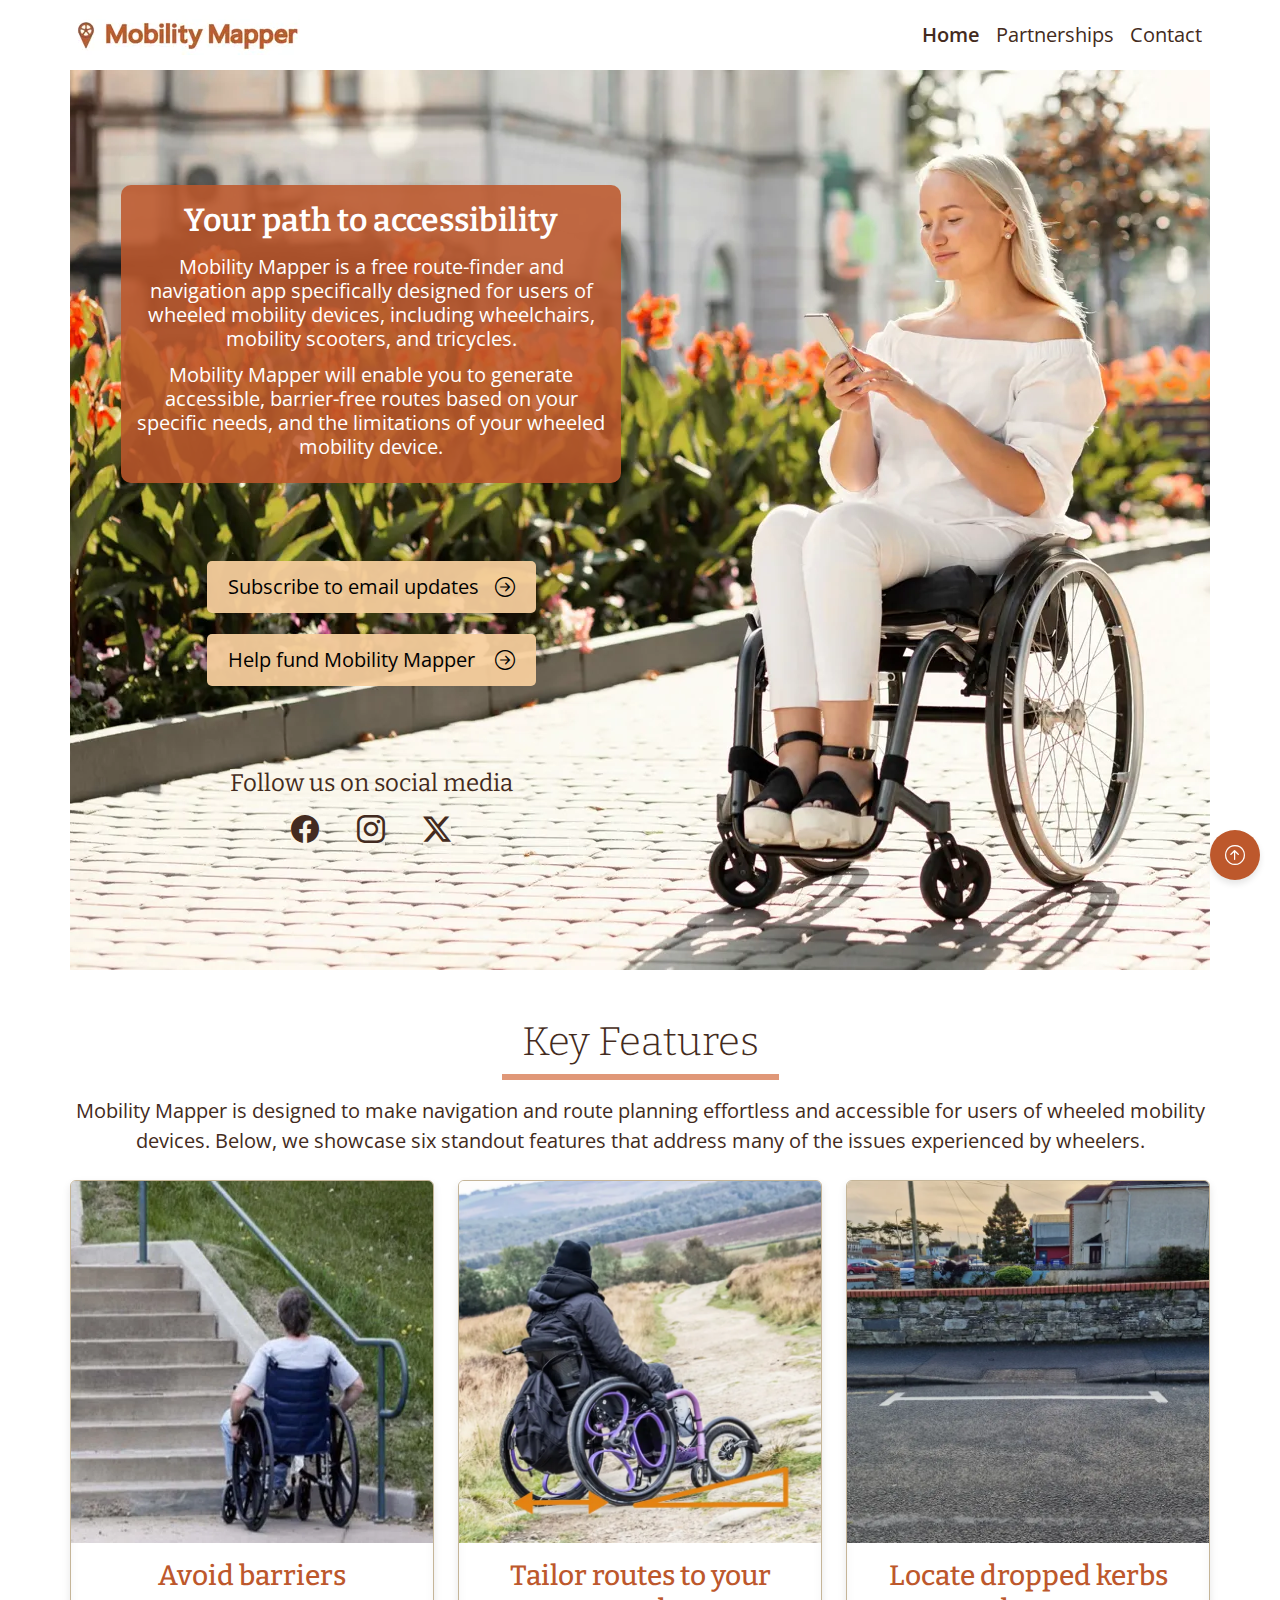
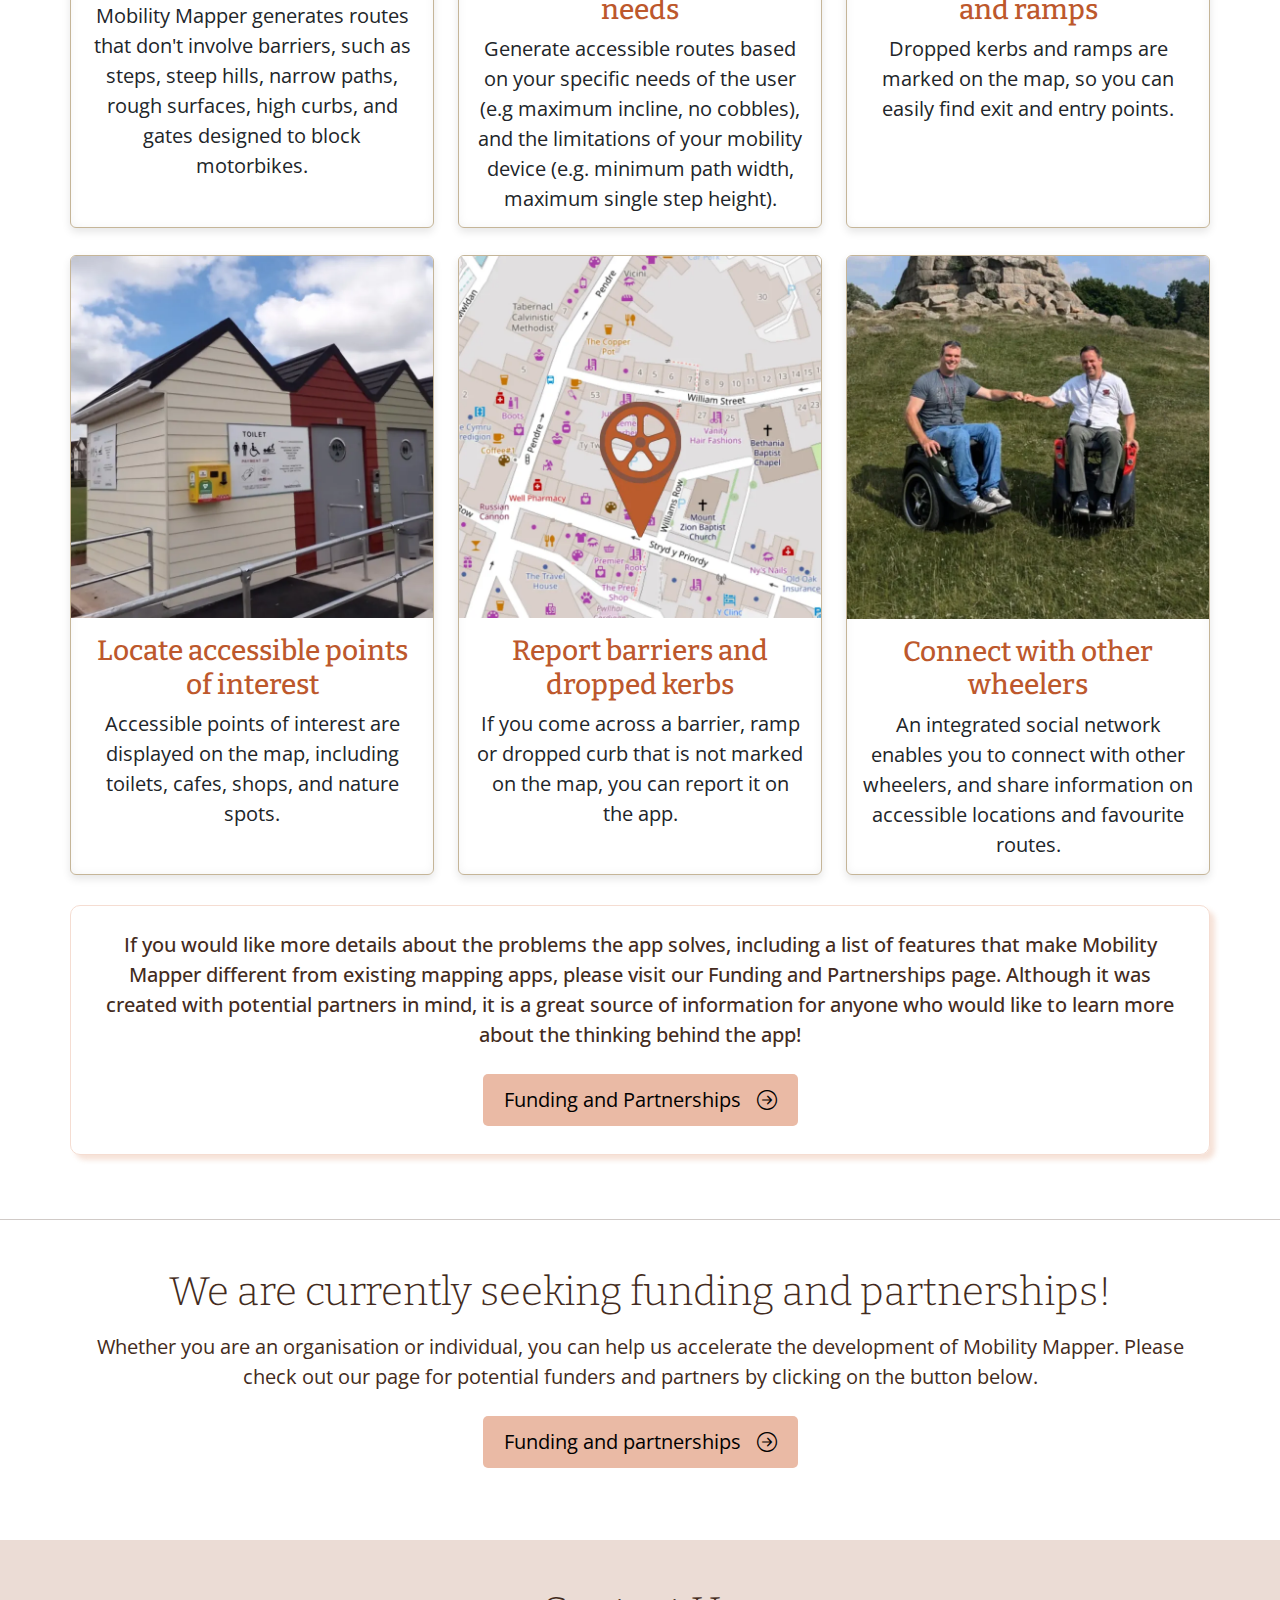
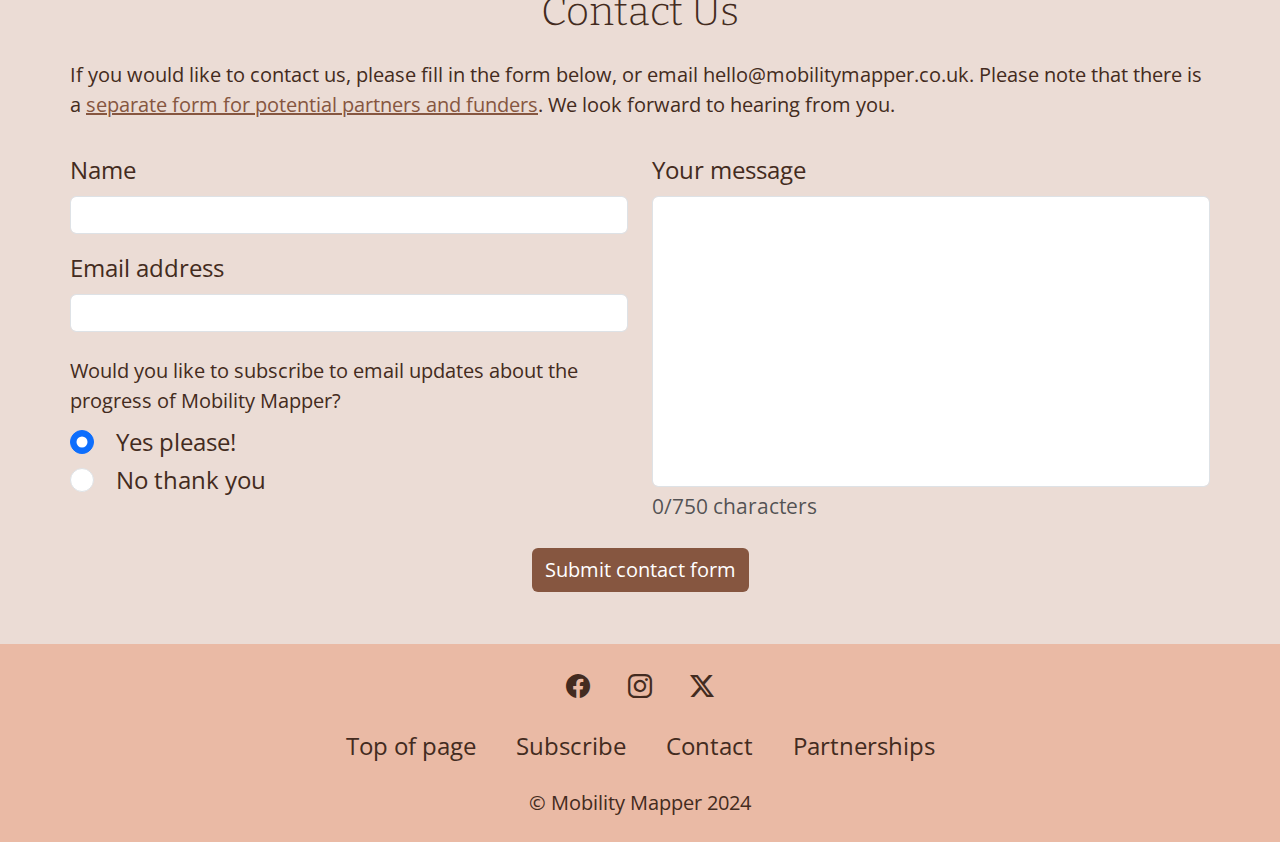
<file: index.html>
<!DOCTYPE html>
<html lang="en">

<head>
    <meta charset="UTF-8">
    <meta name="viewport" content="width=device-width, initial-scale=1.0">
    <meta name="description" content="Mobility Mapper is a free route-finder and navigation app specifically designed for users of wheeled mobility devices, including wheelchairs, mobility scooters, and tricycles. Mobility Mapper will enable you to generate accessible, barrier-free routes based on your specific needs, and the limitations of your wheeled mobility device.">
    <title>Mobility Mapper</title>
    <!-- favicons generated by favicon.io -->
    <link rel="apple-touch-icon" sizes="180x180" href="./assets/favicons/apple-touch-icon.webp">
    <link rel="icon" type="image/webp" sizes="32x32" href="./assets/favicons/favicon-32x32.webp">
    <link rel="icon" type="image/webp" sizes="16x16" href="./assets/favicons/favicon-16x16.webp">
    <!-- Bootstrap CSS Link -->
    <link href="https://cdn.jsdelivr.net/npm/bootstrap@5.3.3/dist/css/bootstrap.min.css" rel="stylesheet"
        integrity="sha384-QWTKZyjpPEjISv5WaRU9OFeRpok6YctnYmDr5pNlyT2bRjXh0JMhjY6hW+ALEwIH" crossorigin="anonymous">
    <!-- Custom CSS Link -->
    <link rel="stylesheet" href="assets/css/style.css">
</head>

<body>

    <!-- Navbar, expands on tablets-->
    <nav class="navbar navbar-expand-md" role="navigation" aria-label="main navigation">
        <div class="container nav-container">

            <!-- Logo - left aligned-->
            <a class="navbar-brand" href="index.html">
                <img src="./assets/images/logo.webp" alt="Mobility Mapper logo" class="logo">
            </a>

            <!-- Hamburger menu icon for sm screens -->
            <button class="navbar-toggler" type="button" data-bs-toggle="collapse"
                data-bs-target="#navbarSupportedContent" aria-controls="navbarSupportedContent" 
                aria-expanded="false" aria-label="Toggle navigation">
                <span class="navbar-toggler-icon"></span>
            </button>

            <!-- Navbar links - right aligned -->
            <div class="collapse navbar-collapse" id="navbarSupportedContent">
                <ul class="navbar-nav ms-auto h5">
                    <li class="nav-item">
                        <a class="nav-link active" aria-current="page" href="index.html">Home</a>
                    </li>
                    <li class="nav-item">
                        <a class="nav-link" href="partnerships.html">Partnerships</a>
                    </li>
                    <li class="nav-item">
                        <a class="nav-link" href="#contact-form-section">Contact</a>
                    </li>
                </ul>
            </div>
            
        </div>
    </nav>

    <!-- Header -->
    <header class="container">

        <!-- For SEO only, not visible -->
        <h1 class="invisible">Mobility Mapper</h1>

        <!-- Hero image with cover title -->
        <section class="hero" id="hero-home" role="banner" aria-labelledby="home-title-md">

            <!-- Cover title - for sm screens only  -->
            <div class="cover-title-sm background-orange-4-a p-2 mt-2">
                <h2 class="font-white mx-1 mt-2">Your path to accessibility</h2>
            </div>

        </section>

        <!-- Cover text: Below hero image for small screen sizes, on hero image for medium screens -->
        <div class="py-4 px-2 py-md-0 px-md-0 background-orange-linear" id="cover-text-call">

            <div class="cover-text font-white-md text-center background-orange-4-a-md pt-2 pb-3 p-md-3">

                <!-- Cover title for md screens only -->
                <h2 class="show-md font-white pb-md-2 cover-title-md" id="home-title-md">Your path to accessibility</h2>

                <!-- Cover text -->
                <p class="h5 pb-1">Mobility Mapper is a free route-finder and navigation app specifically
                    designed for users of wheeled mobility devices, including wheelchairs, mobility scooters, and tricycles.</p>
                <p class="h5">Mobility Mapper will enable you to generate accessible, barrier-free routes
                    based on your specific needs, and the limitations of your wheeled mobility device.</p>

            </div>

            <!-- Call to action buttons -->
            <div id="cover-call-to-action">

                <!-- Subscribe to emails - opens a form in a modal -->
                <button type="button" class="btn btn-lg button-orange button-mango-md mb-3 mb-md-2 mb-xl-3"
                    data-bs-toggle="modal" data-bs-target="#modal">Subscribe to email updates <i
                        class="bi bi-arrow-right-circle align-end"></i></button>

                <!-- Go to partnerships page -->
                <a href="partnerships.html" class="btn btn-lg button-orange button-mango-md">
                    Help fund Mobility Mapper <i class="bi bi-arrow-right-circle align-end"></i>
                </a>
            </div>

            <!-- Social Media -->
            <div id="follow-social-media" class="text-center mt-4 mt-md-0">

                <div class="background-cream-md mb-2">
                    <!-- mb-0 necessary to stop background colour spreading below text -->
                    <h3 class="mb-0 h4">Follow us on social media</h4>
                </div>

                <!-- Social media icons -->
                <div class="h3 mt-3 mt-md-2">
                    <!-- Facebook -->
                    <a href="https://www.facebook.com/profile.php?id=61556696245180" target="_blank"
                        rel="noopener noreferrer" aria-label="Go to the Mobility Mapper Facebook page">
                        <i class="bi bi-facebook mx-3 background-cream-md"></i>
                    </a>
                    <!-- Instagram -->
                    <a href="https://www.instagram.com/mobilitymapper/" target="_blank" rel="noopener noreferrer" aria-label="Go to the Mobility Mapper Instagram page">
                        <i class="bi bi-instagram mx-3 background-cream-md"></i>
                    </a>
                    <!-- X -->
                    <a href="https://www.x.com/MobilityMapper" target="_blank" rel="noopener noreferrer" aria-label="Go to the Mobility Mapper X page">
                        <i class="bi bi-twitter-x mx-3 background-cream-md"></i>
                    </a>
                </div>
            </div>

        </div>
    </header>

    <!-- Main content -->
    <main>

        <!-- Key Features Section -->
        <section id="key-features" class="container my-5 pb-3" role="region" aria-labelledby="key-features-title">
            <div class="row">

                <!-- Key Features Title -->
                <div class="col-12 text-center mb-2">
                    <h2 id="key-features-title" class="display-6 mm-underline border-bottom-orange">Key Features</h2>
                    <p class="mt-2">
                        Mobility Mapper is designed to make navigation and route planning 
                        effortless and accessible for users of wheeled mobility devices. 
                        Below, we showcase six standout features that address many of the 
                        issues experienced by wheelers.</p>
                </div>

                <!-- Key Features Cards -->

                <!-- Stairs -->
                <div class="col-12 col-md-6 col-xl-4">
                    <div class="card">
                        <img src="./assets/images/stairs.webp" class="card-img-top"
                            alt="A man in a wheelchair at the bottom of a set of steps, looking up at them. He is facing away from us.">
                        <div class="card-body">
                            <div>
                                <h3 class="card-title">Avoid barriers</h3>
                            </div>
                            <p class="card-text">
                                Mobility Mapper generates routes that don't involve barriers, such as steps, steep
                                hills, narrow paths, rough surfaces, high curbs, and gates designed to block motorbikes.
                            </p>
                        </div>
                    </div>
                </div>

                <!-- Device dimensions -->
                <div class="col-12 col-md-6 col-xl-4">
                    <div class="card">
                        <img src="./assets/images/device_dimensions.webp" class="card-img-top"
                            alt="A man in a wheelchair looking at the path ahead of him. There is an orange, double-ended arrow spanning the width of the wheelchair, and an orange triangle under the wheelchair, representing a slope.">
                        <div class="card-body">
                            <div>
                                <h3 class="card-title">Tailor routes to your needs</h3>
                            </div>
                            <p class="card-text">
                                Generate accessible routes based on your specific needs of the user (e.g maximum
                                incline, no cobbles), and the limitations of your mobility device (e.g. minimum path
                                width, maximum single step height).
                            </p>
                        </div>
                    </div>
                </div>

                <!-- Dropped kerbs -->
                <div class="col-12 col-md-6 col-xl-4">
                    <div class="card">
                        <img src="./assets/images/dropped_kerb.webp" class="card-img-top"
                            alt="A dropped kerb on a path next to a road.">
                        <div class="card-body">
                            <div>
                                <h3 class="card-title">Locate dropped kerbs and ramps</h3>
                            </div>
                            <p class="card-text">
                                Dropped kerbs and ramps are marked on the map, so you can easily find exit and entry
                                points.
                            </p>
                        </div>
                    </div>
                </div>

                <!-- Points of interest -->
                <div class="col-12 col-md-6 col-xl-4">
                    <div class="card">
                        <img src="./assets/images/accessible_toilet.webp" class="card-img-top"
                            alt="A row of three beach huts that have been made into accessible toilets. The doors are wide, and there is a ramp leading up to them.">
                        <div class="card-body">
                            <div>
                                <h3 class="card-title">Locate accessible points of interest</h3>
                            </div>
                            <p class="card-text">
                                Accessible points of interest are displayed on the map, including toilets, cafes, shops,
                                and nature spots.
                            </p>
                        </div>
                    </div>
                </div>

                <!-- Report barriers -->
                <div class="col-12 col-md-6 col-xl-4">
                    <div class="card">
                        <img src="./assets/images/locate_dropped_kerbs.webp" class="card-img-top"
                            alt="A map with a large orange Mobility Mapper marker, indicating the location of a dropped kerb or barrier.">
                        <div class="card-body">
                            <div>
                                <h3 class="card-title">Report barriers and dropped kerbs</h3>
                            </div>
                            <p class="card-text">
                                If you come across a barrier, ramp or dropped curb that is not marked on the map, you
                                can report it on the app.
                            </p>
                        </div>
                    </div>
                </div>

                <!-- Connect with other wheelers -->
                <div class="col-12 col-md-6 col-xl-4">
                    <div class="card">
                        <img src="./assets/images/Matt_Walker.webp" class="card-img-top"
                            alt="Two smiling men in wheelchairs facing us and giving each other a fist bump.">
                        <div class="card-body">
                            <div>
                                <h3 class="card-title">Connect with other wheelers</h3>
                            </div>
                            <p class="card-text">
                                An integrated social network enables you to connect with other wheelers, and share
                                information on accessible locations and favourite routes. </p>
                        </div>
                    </div>
                </div>

                <div class="col-12 text-center mt-1">
                    <div class="p-4" id="key-features-text">
                        <p class="mb-4">If you would like more details about the problems the app solves, 
                            including a list of features that make Mobility Mapper different from existing 
                            mapping apps, please visit our Funding and Partnerships page. Although it was 
                            created with potential partners in mind, it is a great source of information 
                            for anyone who would like to learn more about the thinking behind the app!</p>
                        <a href="partnerships.html" class="btn btn-lg button-orange-light mb-1">
                            Funding and Partnerships<i class="bi bi-arrow-right-circle"></i>
                        </a>
                    </div>
                </div>

            </div>
        </section>

        <hr>

        <!-- Seeking funding section -->
        <section id="seeking-funding" class="my-5 mb-5 text-center container">
            <h2 class="my-3 display-6">We are currently seeking funding and partnerships!</h2>
            <p class="mb-4">Whether you are an organisation or individual, you can help us accelerate 
                the development of Mobility Mapper. Please check out our page for potential funders 
                and partners by clicking on the button below.</p>
            <!-- Go to partnerships page -->
            <a href="partnerships.html" class="btn btn-lg button-orange-light mb-4">
                Funding and partnerships<i class="bi bi-arrow-right-circle"></i>
            </a>
        </section>

        <button id="backToTop" title="Back to Top" aria-label="Scroll back to the top of the page"><i class="bi bi-arrow-up-circle"></i></button>

    </main>

    <!-- Footer -->
    <footer class="background-orange-2">

        <!-- Personal contact form -->
        <section class="mt-6 py-5 px-1 form-background form-xxl-padding" id="contact-form-section" aria-labelledby="contact-form-heading">
            <div class="container">

                <div class="mb-4">
                    <h2 id="contact-form-heading" class="display-6 text-center">Contact Us</h2>
                    <div id="contact-message">
                        <!-- This is replaced by the response message when the contact form is submitted -->
                        <p class="text-start py-3">If you would like to contact us, please fill in
                            the form below, or email hello@mobilitymapper.co.uk. Please note that there is a <a
                                href="partnerships.html#business-contact-section">separate form for potential
                                partners and funders</a>. We look forward to hearing from you.</p>
                    </div>
                </div>

                <!-- Form -->
                <form id="contact-form">
                    <div class="row g-4">
                        <div class="col-12 col-lg-6 mt-0">

                            <!-- Name -->
                            <div>
                                <label for="name-home" class="form-label">Name</label>
                                <input type="text" class="form-control" id="name-home" name="name" autocomplete="given-name" required>
                            </div>

                            <!-- Email -->
                            <div>
                                <label for="email-home" class="form-label">Email address</label>
                                <input type="email" class="form-control" id="email-home" name="email" autocomplete="email" required>
                            </div>

                            <!-- Subscribe -->
                            <div>
                                <p class="mb-2 mt-4">Would you like to subscribe to email updates about the
                                    progress of Mobility Mapper?</p>
                            </div>
                            <!-- radio buttons -->
                            <!-- yes -->
                            <div class="form-check">
                                <input type="radio" class="form-check-input" id="yes" name="subscribe" value="yes"
                                    checked>
                                <label class="form-check-label" for="yes">Yes please!</label>
                            </div>
                            <!-- no -->
                            <div class="form-check">
                                <input type="radio" class="form-check-input" id="no" name="subscribe" value="no">
                                <label class="form-check-label" for="no">No thank you</label>
                            </div>

                        </div>

                        <!-- Message -->
                        <div class="col-12 col-lg-6 mt-0">
                            <label for="message" class="form-label">Your message</label>
                            <textarea class="form-control auto-expand-textarea-md" rows="5" id="message" name="message"
                                maxlength="750" aria-describedby="charCountInfo" required></textarea>
                            <div class="form-text">
                                <span id="charCount">0</span>/750 characters
                            </div>
                        </div>

                        <!--Submit button-->
                        <div class="col-12 mt-lg-5 mb-lg-1 d-flex justify-content-center">
                            <button type="submit" class="btn button-coffee">Submit contact form</button>
                        </div>

                    </div>
                </form>
            </div>
        </section>

        <!-- Lower footer -->
        <div class="py-4">

            <!-- Social media icons -->
            <div class="text-center">
                <a href="https://www.facebook.com/profile.php?id=61556696245180" target="_blank"
                    rel="noopener noreferrer" aria-label="Go to the Mobility Mapper Facebook page">
                    <i class="bi bi-facebook mx-2 mx-md-3"></i>
                </a>
                <a href="https://www.instagram.com/mobilitymapper/" target="_blank" rel="noopener noreferrer" aria-label="Go to the Mobility Mapper Instagram page">
                    <i class="bi bi-instagram mx-2 mx-md-3"></i>
                </a>
                <a href="https://www.x.com/MobilityMapper" target="_blank" rel="noopener noreferrer" aria-label="Go to the Mobility Mapper X page">
                <i class="bi bi-twitter-x mx-2 mx-md-3"></i>
                </a>
            </div>

            <!-- Footer navigation -->
            <div class="container py-4 footer-nav">
                <!--equal spacing between the text links-->
                <div class="row d-flex justify-content-center align-items-center gap-1 gap-md-3 px-2">
                    <div class="col-auto"><a href="index.html">Top of page</a></div>
                    <div class="col-auto"><a href="#" data-bs-toggle="modal" data-bs-target="#modal">Subscribe</a></div>
                    <div class="col-auto"><a href="#contact-form-section">Contact</a></div>
                    <div class="col-auto"><a href="partnerships.html">Partnerships</a></div>
                </div>
            </div>

            <!--Copyright -->
            <div class="text-center">
                <p class="mb-0">&copy; Mobility Mapper 2024</p>
            </div>

        </div>

    </footer>

    <!-- Modal -->
    <div class="modal fade" id="modal" tabindex="-1" aria-labelledby="modal-label" aria-hidden="true">
        <div class="modal-dialog modal-lg">
            <div class="modal-content">

                <!-- Modal header -->
                <div class="modal-header">
                    <img src="./assets/images/marker_300_x_501.png" alt="Mobility Mapper marker" class="modal-marker">
                    <h1 class="modal-title" id="modal-label">Subscribe</h1>
                    <button type="button" class="btn-close" data-bs-dismiss="modal" aria-label="Close"></button>
                </div>

                <!-- Modal body -->
                <div class="modal-body">
                    <p>Subscribe to our newsletter for the latest updates on the development of
                        Mobility Mapper.</p>

                    <!-- Form -->
                    <form id="subscribe-form" class="row g-3">

                        <!-- Name -->
                        <div class="col-12 col-lg-6">
                            <label for="name" class="form-label">Name</label>
                            <input type="text" class="form-control" id="name" name="name" autocomplete="given-name" required>
                        </div>

                        <!-- Email -->
                        <div class="col-12 col-lg-6">
                            <label for="email" class="form-label">Email address</label>
                            <input type="email" class="form-control" id="email" name="email" autocomplete="email" required>
                        </div>

                        <!--Submit button-->
                        <div class="col-12 mt-4 mb-1">
                            <button type="submit" class="btn button-orange">Submit</button>
                        </div>

                    </form>
                </div>

                <!-- Placeholder for the response message -->
                <div id="response-message" class="mt-4"></div>

            </div>
        </div>
    </div>

    <!-- Bootstrap JS Links -->
    <script src="https://cdn.jsdelivr.net/npm/bootstrap@5.3.3/dist/js/bootstrap.bundle.min.js"
        integrity="sha384-YvpcrYf0tY3lHB60NNkmXc5s9fDVZLESaAA55NDzOxhy9GkcIdslK1eN7N6jIeHz"
        crossorigin="anonymous"></script>
    <!-- Email subscription js-->
    <script src="./assets/js/subscribe.js"></script>
    <!-- Contact form js-->
    <script src="./assets/js/contact-personal.js"></script>
    <!-- Back to top js-->
    <script src="./assets/js/back-to-top.js"></script>
</body>

</html>
</file>
<file: assets/css/style.css>
/* Google Fonts */
@import url('https://fonts.googleapis.com/css2?family=Bitter:ital,wght@0,100..900;1,100..900&family=Open+Sans:ital,wght@0,300..800;1,300..800&display=swap');

/* Bootstrap icons */
@import url("https://cdn.jsdelivr.net/npm/bootstrap-icons@1.11.3/font/bootstrap-icons.min.css");

:root {
	--primary-font: 'Open Sans', sans-serif;
	--secondary-font: 'Bitter', serif;

	/* Colour palette */
	/* Each colour of the main theme has shade and opacity variations */
	/* Main colour has suffix -4, lower integers indicate lighter shades, higher integers darker shades */
	/* All variations are included below for completeness and available for later iterations of the website, but not necessarily used */
	/* Colours with opacity < 1 denoted by suffix -a or -b */

	/* Orange */
	--color-orange-1: #f5ddd2;
	--color-orange-1-a: #f5ddd2DD; 
	--color-orange-2: #eabaa5; 
	--color-orange-2-b: #ebbaa6d9; 
	--color-orange-3: #e09878;  	
	--color-orange-3-a: #e09878DD; 
	--color-orange-4: #bd582c; 	/* main colour */
	--color-orange-4-a: #bd582cdd; 
	--color-orange-4-b: #bd582cbb;
	--color-orange-5: #8e4221; 
	--color-orange-6: #5f2c16;
	
	/* Coffee */
	--color-coffee-1: #ebdcd5;
	--color-coffee-2: #D7B8AB; 	
	--color-coffee-3: #C29580;
	--color-coffee-4: #865640;
	--color-coffee-4-a: #865640da; 
	--color-coffee-5: #644030;
	--color-coffee-6: rgb(67, 43, 32); 	/* main font-color */
	--color-coffee-6-a: #432b20cc; 

	/* Green */
	--color-green-1: #E0E4DB;
	--color-green-1-a: #E0E4DBCC;
	--color-green-2: #C1CAB6;
	--color-green-2-a: #C1CAB6CC;
	--color-green-3: #A2AF92; 
	--color-green-4: #637052; 
	--color-green-4-a: #637052cc;
	--color-green-5: #4A543E;
	--color-green-6: #313829;

	/* Brown */
	--color-brown-1: #ECE6DD;
	--color-brown-2: #D8CEBA;
	--color-brown-3: #C5B598;
	--color-brown-4: #9B8357;
	--color-brown-5: #746241;
	--color-brown-6: #4E422C;

	/* Mango */
	--color-mango-1: #FBE6CE;
	--color-mango-1-a: #FBE6CEF0;
	--color-mango-2: #F7CE9D;
	--color-mango-2-a: #F7CE9DF0;
	--color-mango-3: #F3B56C;
	--color-mango-3-a: #F3B56CF0;
	--color-mango-4: #E48312;
	--color-mango-5: #AB620E;
	--color-mango-6: #724209;


}

/* Asterisk wildcard selector to override default styles added by the browser */
* {
	padding: 0;
	margin: 0;
	box-sizing: border-box; /* Ensures that when we set the height or width to an element, it will be applied to the entire element, including the border. */
}

html {
    font-size: 16px; /* Ensure 1rem is equal to 16px */
}


body {
	/* Font family and colour */
	font-family: var(--primary-font), sans-serif;
	color: var(--color-coffee-6);
}

a {
	text-decoration: none;
	color: var(--color-coffee-6);
	cursor: pointer;
}

h2, .h2 {
	font-family: var(--secondary-font), sans-serif;
	font-weight: 700;
}

h3, .h3 {
	font-family: var(--secondary-font), sans-serif;
	font-weight: 600;
}

h3, .h3, h4, .h4, h5, .h5, h6, .h6 {
	font-weight: 400;
}

/* Visibility */
.invisible {
	display: none;
}

/* Buttons */
.btn {
	cursor: pointer;
    transition: background-color 0.3s ease; /* Smooth transition on hover */
}

/* Custom font classes */

/* For text on background images */
.font-white {
	color: white;
}

/* Partnershps contents list bullets */
.font-orange-4 {
	color: var(--color-orange-4);
}

/* Parnerships differentiators list icons */
/* This needs to be before the background colours in this file to work */
.icon-container {
	height: calc(3rem + .7vw);
    width: calc(3rem + .7vw);
    margin-right: 15px; /* Space between the icon and text */
	border: 2px solid;
    border-radius: 5px;
	text-align: center; /* Optional: Align content horizontally */
    vertical-align: middle; /* Optional: Align content vertically */
    display: flex; /* To manage child alignment */
    justify-content: center; /* Center horizontally */
    align-items: center; /* Center vertically */
}

/* background colours */

/* Used in footer */
.background-orange-2 {
	background-color: var(--color-orange-2);
}

/* Cover text hero image background */
.background-orange-4-a {
background-color: var(--color-orange-4-a);
}

/* Stuck at home cover text background */
.background-green-4-a {
	background-color: var(--color-green-4-a);
}

/* Differentiators list item backgrounds */

.background-green-2 {
	background-color: var(--color-green-2);
}

.background-brown-2 {
	background-color: var(--color-brown-2);
}

.background-coffee-2 {
	background-color: var(--color-coffee-2);
}	

/* Border colours */

/* Differentiators list icon borders */

.border-orange-3 {
	border-color: var(--color-orange-3);
}

.border-brown-3 {
	border-color: var(--color-brown-3);
}

.border-green-3 {
	border-color: var(--color-green-3);
}

.border-coffee-3 {
	border-color: var(--color-coffee-3);
}

/* Constrain width of content  */

.width-300 {
	width: 300px;
}

.max-width-700 {
	max-width: 700px;
}

/* Custom buttons */

.button-orange, .button-orange-light {
	border-radius: 5px;
	display: flex;
	align-items: center; 
    justify-content: center;
    padding: 10px 20px;
}

.button-orange {
	background-color: var(--color-orange-4-a);
	color: white;
}

.button-orange-light {
	background-color: var(--color-orange-2);
	color: black;
}

.button-orange:hover {
	background-color: var(--color-mango-3-a);
	color: black;
}

.button-orange-light:hover {
	background-color: var(--color-mango-3-a);
	color: black;
}

.button-orange:active {
	background-color: var(--color-orange-1);
	color: black;
}

.button-orange-light:active {
	background-color: var(--color-orange-1);
	color: black;
}

/* Position arrow icon on the right of the text */
.button-orange i, .button-orange-light i {
	margin-left: auto; /* Pushes the icon to the right */
	display: flex;
    align-items: center;
	padding-left: 1rem; /* adds space between icon and text */
}

.business-button {
	background-color: var(--color-orange-4-a);
	color: white;
}

.business-button:hover {
	background-color: var(--color-orange-4-b);
	color: white;
}

.button-coffee {
	background-color: var(--color-coffee-4);
	color: white;
}

.button-coffee:hover {
	background-color: var(--color-coffee-4-a);
	color: white;
}

/* Cards */
.card {
    border-color: var(--color-brown-3);
    margin-bottom: 1.5rem; /* Add vertical spacing between cards */
	box-shadow: 0 4px 8px rgba(0, 0, 0, 0.1), inset 0 0 10px rgba(0, 0, 0, 0.05); /* Outer and inner shadow for depth */
}

/* Header */

header.container {
	--bs-gutter-x: 0; /* Remove Bootstrap gutter for the header */
	padding: 0;
}

/* Navbar */

.navbar {
	min-height: 70px;
}

.navbar .logo {
	height: 40px;
	width: auto;
}

.navbar-brand {
	padding: 0;
	margin-right: 0;
}

/* Hamburger menu icon */
.navbar-toggler-icon { 
    background-image: url("data:image/svg+xml,%3Csvg xmlns='http://www.w3.org/2000/svg' viewBox='0 0 32 32'%3E%3Cpath stroke='rgba(67,43,32,0.8)' stroke-width='2' stroke-linecap='round' stroke-miterlimit='10' d='M4 8h24M4 16h24M4 24h24' /%3E%3C/svg%3E");
}

.navbar-toggler, .navbar-toggler.collapsed, .navbar-toggler[aria-expanded="true"], .navbar-toggler:focus {
	border-color: var(--color-coffee-6-a);
	color: var(--color-coffee-6-a);
}

.navbar-nav .nav-link {
	padding-top: 0.3rem;
	padding-bottom: 0.3rem;
	color: var(--color-coffee-6);
}

.navbar-nav .nav-link.active {
	color: var(--color-coffee-6);
	font-weight: 600;
}

.navbar-nav .nav-link:hover {
	color: var(--color-orange-4);
}

/* Hero section */

/* Both pages hero image */
.hero {
	width: 100%;
	height: 600px;
	background-size: cover;
	background-repeat: no-repeat;
	position: relative; /* For adding hero text relative to the hero image */
}

/* Home page hero image */
#hero-home {
	background-image: url("../images/home_hero_image.webp");
	background-position: 95% 100%;
}

/* Partnerships page hero image */
#hero-partnerships {
	background-image: url("../images/partnerships.webp");
	background-position: 100% 100%;
}

/* Cover text */

/* Container for cover text title for small screens */
.cover-title-sm {
	position: absolute;
	width: 180px;
}

/* reduce font-weight */
.cover-title-sm h2 {
	font-weight: 400;
	line-height: 1.3;
}

/* Only show cover-title-md on medium screens */
.show-md {
	display: none;
}

/* Background for cover text for sm screens */
.background-orange-linear {
	background: linear-gradient(to bottom, var(--color-orange-2), var(--color-orange-3)); /* Soft gradient background */
}

/* Partnerships page cover text */
#cover-text-call-partnership {
	/* Centre contents */
	display: flex;
    flex-direction: column;
    align-items: center;
    gap: 0.3rem;
    margin: 0 auto;
}

/* call-to-action buttons */

/* Container for call-to-action-buttons */
#cover-call-to-action {
	display: flex;
    flex-direction: column;
    align-items: center;
    gap: 0.3rem; /* Spacing between the buttons */
	margin: 0 auto; /* centers container */
}

#cover-call-to-action .btn {
    width: 100%; /* Makes both buttons full width of their container */
    max-width: 335px; /* stops buttons stretching too wide on sm*/
}

/* Partnerships - contents section */
.list-group-item {
	padding-bottom: 0.5rem;
}

/* react to mouse hover */
.list-group-item:hover {
	text-decoration: underline;	
}

/* Key Features (home) and Problems (partnerships) Section */

/* Section title underlines */
.mm-underline {
	border-bottom: 0.4rem solid;
	padding-bottom: 5px; /* Add spacing between the text and line */
	display: inline-block; /* Ensures the line doesn't stretch full-width */
	padding: 0 20px 0.5rem 20px; /* makes the line wider than the text */
}

.border-bottom-orange {
	border-bottom-color: var(--color-orange-3);
}

.border-bottom-green {
	border-bottom-color: var(--color-green-3)
}

/* Card title font */
.card-title {
	color: var(--color-orange-4);
	font-weight: 500;
	text-align: center;
}

/* Card body text */
.card-text {
	text-align: center;
}

#key-features-text {
	font-weight: 500;
	border: 0.5px solid var(--color-orange-1);
	border-radius: 10px;
	box-shadow: 5px 5px 5px var(--color-orange-1-a); /* left top  */
}

/* Home page seeking funding section */

/* Center button */
#seeking-funding .button-orange, #key-features-text .button-orange, .button-orange-light {
	display: inline-flex;  
    align-items: center;   /* Centers the text and icon vertically */
    justify-content: center; /* Centers content horizontally */
    width: auto;           /* Ensures the button width matches its content */
}

/* Partnerships: Stuck at home section */

#stuck-at-home {
	width: 100%;
	height: 1000px; /* Ensure the section is tall enough to contain the text boxes without covering the person */
	background-size: cover;
	background-repeat: no-repeat;
	position: relative; /* For adding text relative to the image */
	background-image: url("../images/wheelchair_indoors.webp");
	background-position: 39% 100%;
}

#stuck-text-1 {
	position: absolute;
	left: 0;
	width: 95%;
}

#stuck-text-2 {
	position: absolute;
	bottom: 1rem;
	right: 0;
	width: 90%;
}

/* Our solution section */

/* Mobility Mapper custom bullets */

ul.mm-bullets {
	padding-left: 0; /* Remove default padding on small screens */
}

/* Custom bullet points with wheel icon */
ul.mm-bullets > li {
    background-image: url('../images/wheel_no_background_300_x_300.png');
	background-size: var(--bs-body-font-size); /* Adjust size of the wheel image */
    background-repeat: no-repeat;
    background-position: 0 calc(var(--bs-body-font-size)/3.8); /* Adjust vertical alignment */
    padding-left: calc(1.65*var(--bs-body-font-size)); 		 /* Space for the wheel image */
	list-style-type: none;
	padding-bottom: 0.5rem;
	display: list-item; /* Retain bullets while keeping items inline */
	text-align: left; 	/* Ensure text is left-aligned */
	margin-bottom: 0.5rem; /* Add spacing between list items */
}

/* Style sub bullet points */
ul.mm-bullets > li > ul > li {
	padding-top: 0.5rem;
	list-style-type: disc;
}

/* Colour sub bullet points orange */
ul.mm-bullets li::marker {
    color: #8E4221CC;
}

/* Partnerships: Market Section */

/* Market Size */

#market-border-green {
	border: 2px solid var(--color-green-2);
	border-radius: 10px;
	height: 100%; /* Make border takes up full height of container */
    display: flex; 			/* Stack children */
    flex-direction: column; /* Stack children */
    justify-content: space-between;	/* Space out children evenly */
}

#market-size-box {
	max-width: 400px;
	/* Make the 3 rows equal height: */
	display: grid;
	grid-auto-rows: 1fr;
    align-items: center; /* Vertically centers the grid items */
    justify-content: center; /* Horizontally centers the grid items */
    height: 100%;	
}

/* Boxes with green background for statistics */
.green-box {
	padding-top: 1rem; 
	padding-bottom: 1rem;
	border: 1px solid var(--color-coffee-6);
	border-radius: 15px;
	background-color: var(--color-green-2);
}

/* Market validation */

#market-border-orange {
	border: 2px solid var(--color-orange-2);
	border-radius: 10px;
}

/* speech bubble for market validation text */
.speech-bubble {
    position: relative; /* allows the use of the ::after pseudo-element for the speech bubble tail. */
    background-color: var(--color-orange-2); /* Bubble background color */
    border-radius: 15px;
    padding: 20px;
    max-width: 400px; 
}

/* speech bubble tail - Creates the triangular tail using borders */
.speech-bubble::after {
    content: "";
    position: absolute;
    bottom: -24px; /* Position it below the bubble */
    left: 40px; /* Adjust this value to move the tail */
    border-width: 25px 20px 0; /* sets the triangle size - top, left/right, bottom */
    border-style: solid;
    border-color: var(--color-orange-2) transparent transparent transparent; /* Match bubble background color */
    display: block;
    width: 0;
}

/* Partnerships: Differentiators section */

.equal-height-rows-container {
    display: grid;
    grid-template-rows: repeat(10, 1fr); /* Creates 10 equally sized rows */
    gap: 10px; /* spacing between rows */
}

.row-item {
    display: flex;
    align-items: center; /* Vertically center content within each row */
    padding: 10px 10px 10px 10px; /* top right bottom left */
    border-radius: 5px;
}

.row-item p {
	margin: 0; /* Remove default margin */
}

/* Icons */

#wheel-icon {
	height: calc(2.2rem + .7vw);
    width: calc(2.2rem + .7vw);
    object-fit: cover;
}

/* Icon size */
#differentiators-list i {
	font-size: calc(2rem + .7vw);
}

#differentiators-list i.fa-desktop, 
#differentiators-list i.fa-map-location-dot,
#differentiators-list i.fa-database {
	font-size: calc(1.8rem + .7vw);
}

/* Icon colours */
.fa-route, .fa-mobile-screen, .fa-share-nodes {
	color: var(--color-brown-4);
}

.fa-mountain, .fa-map-location-dot {
	color: var(--color-coffee-4);
}

.fa-rotate-right, .fa-database {
	color: var(--color-green-4);
}

.fa-desktop, .fa-bus {
	color: var(--color-orange-4);
}

/* MM will also benefit section */

.who-else-box {
    display: flex;
    align-items: center;
    gap: 20px;
	min-height: 120px; /* Ensures enough space for the circle */
}

.circle-icon {
    display: flex;
    justify-content: center;
    align-items: center;
    /* min-width: 100px; Ensure icon is not squashed */
    width: 100px;
    height: 100px;
    border-radius: 50%;
	flex-shrink: 0; /* Prevents icon from shrinking */
}

.who-else-text {
	display: flex;
    flex-direction: column;
    justify-content: center; /* Vertically centers the text */
    flex: 1;
	padding-left: 1rem;
}

.who-else-text h3 {
	font-weight: bold;
}

.who-else-text p {
	margin: 0; /* Remove default margin so the text center aligns with that of the circle to its left */
}

.who-else-icon {
	font-size: calc(1.8rem + .7vw);
	color: var(--color-orange-4);
}

 /* Back to Top Button */
 #backToTop {
	position: fixed;
	bottom: 20px;
	right: 20px;
	display: none;
	background-color: var(--color-orange-4);
	color: white;
	border: none;
	border-radius: 50%;
	width: 50px;
	height: 50px;
	box-shadow: 0px 4px 6px rgba(0, 0, 0, 0.1);
	cursor: pointer;
	z-index: 1000;
	font-size: 20px;
	align-items: center;
	justify-content: center;
	display: flex;
	transition: opacity 0.3s ease-in-out;
}

#backToTop:hover {
	background-color: var(--color-orange-4);
}

/* Footer */

/* Business contact form  */
.form-background {
	background-color: var(--color-coffee-1);
}

#contact-message a {
	text-decoration: underline;
	color: var(--color-coffee-4);
}

#contact-message a:hover {
	color: var(--color-orange-4);
}


.form-label {
	margin-top: 1rem;
}

.form-check-label {
    margin-left: 10px;
}

#business-form-button {
	/* center */
	display: flex;
	justify-content: center;
	align-items: center;
}

/* Email sign-up modal */

.modal-header h1 {
	font-size: calc(1.2rem + .6vw);
}

.modal-button:hover {
	background-color: #C2BC80;
	color: black;
}

.modal-marker {
	height: 2rem;
	margin-right: 1rem;
}

/* Media queries

/* Extra small screen (380px and below) */
@media screen and (max-width: 380px) {

	/* Reduce navbar logo size */
	.navbar .logo {
		height: 35px
	}
	
	/* Home page cover title must be smaller to not cover the persons head */
	/* Reposition home page hero image */
	#hero-home {
		background-image: url("../images/home_hero_image.webp");
		background-position: 93% 100%;
	}

	/* Container for cover text title for small screens */
	.cover-title-sm {
		position: absolute;
		width: 140px;
	}

	#hero-partnerships .cover-title-sm h2 {
		font-size: 1.2rem;
	}

	#hero-home h2 {
		font-size: 1.2rem;
		margin: 0 0 0.15rem 0 !important; /* margin top right bottom left */
	}

	/* Parterships Page Key Differentiators */

	/* Reduce padding on tiny screens */
	#further-benefits .container {
		padding-left: 0.3rem;
		padding-right: 0.5;
	}

	.who-else-box {
		align-items: flex-start;
	}
	
	.circle-icon {
		width: 80px;
		height: 80px;
	}

	.who-else-text {
		padding-left: 0.3rem;
	}
}


/* For partnerships page, on stuck-at-home image: */
@media screen and (max-width: 575px) {

	/* make width 100% for very small screens otherwise text box covers the persons head */
	#stuck-text-1 {
		position: absolute;
		left: 0;
		width: 100%;
	}
}

/* Media query: small screen (576px and up) */
@media screen and (min-width: 576px) {

	/* Spread title to one line (no wrapping) */
	.cover-title-sm {
		display: inline-block;
		width: auto;
	}
}

/* Make dropdown menu appear on the right */
@media (max-width: 767px) {
    .navbar-collapse {
        text-align: right;
        position: absolute;
        top: 100%;
        right: 0;
		padding: 0.5rem 1rem;
        background-color: var(--color-orange-2); /* Add background color if needed */
        z-index: 1;
        border-top: 1px solid #ddd; /* Optional: Adds a border */
    }
}

@media screen and (max-width: 992px) {
	.container {
		/* remove max width for smaller screens */
		max-width: none;
	}
}

@media screen and (max-width: 1200px) {

	/* constrain width on screens up to 1200 (xl) */

	.max-width-md-690 {
		max-width: 690px;
	}
}

/* Media query: tablet layout (768px and up) */
@media screen and (min-width: 768px) {

	:root {
		/* Increase font-size on md screens */
		--bs-body-font-size: 1.25rem; 
		--bs-btn-font-size: 1.25rem;
	}

	/* Increase size of p elements on md screens */
	p, .btn {
		font-size: 1.25rem;
	}

	/* Header hero section */

	/* Bring cover text up onto hero image */
	header {
		position: relative;
		display: grid;
		grid-template-rows: auto;
	}

	/* For hero background image */
	.hero {
		height: 740px;
		padding: 0;
		position: relative; /* For adding hero text relative to the hero image */
	}

	/* Reposition hero image */
	#hero-home {
		background-position: 85% 100%;
	}

	/* Switch off linear cover text background */
	.background-orange-linear {
		/* none */
		background: none
	}

	/* Cover text background */
	.background-orange-4-a-md {
		background: var(--color-orange-4-a);
	}

	.cover-text {
		border-radius: 10px;
		z-index: 10; /* Ensure it appears above the hero background */
	}

	/* Cover text and call to action buttons */
	#cover-text-call {
		/* Bring upwards into #hero image */
		position: absolute;
		top: 50%;
		transform: translateY(-50%);
		left: 2vw;
		width: calc(60vw - 100px); /* responsive width */
		background-color: transparent;
		min-height: 600px;
		display: flex;
        flex-direction: column;
        justify-content: space-between; /* Space out children evenly */
	}

	/* Partnerships cover text */
	#cover-text-call-partnership {
		/* Bring upwards into hero image */
		/* Center in container */
		position: absolute;
		top: 40%;
		left: 50%;
		transform: translate(-50%, -50%);
		width: 65%;
        justify-content: space-between; /* Space out children evenly */
	}

	/* Cover title */

	.cover-title-sm {
		/* Hide for md screens */
		display: none;
	}

	.cover-title-md {
		font-weight: 600;
	}

	#home-title-md {
		/* Make font size slightly smaller to fit title on one line from 768 width */
		font-size: calc(1.3rem + .8vw);
	}

	.show-md {
		/* show  for md screens */
		display: block;
	}

	.font-white-md {
		color: white;
	}

	#cover-call-to-action .btn {
		max-width: none; /* remove max width*/
	}

	/* home page cover buttons change colour on md screens */
	.button-mango-md {
		background-color: var(--color-mango-2-a);
		color: black;
	}

	.button-mango-md:hover {
		background-color: var(--color-mango-3-a);
		color: black;
	}

	/* Partnerships page cover buttons change colour on md screens */
	.business-button {
		background-color: var(--color-green-1-a);
		color: black;
	}
	
	.business-button:hover {
		background-color: var(--color-green-2-a);
		color: black;
	}

	/* Home page cover text social media */
	.background-cream-md {
		/* Make social media cover text easier to read by adding background colour similar to image */
		background-color: #faf6ebcc; /* 80% opacity */
		display: inline-block;
	}

	/* Constrain contents section width */
	.width-md-550 {
		width: 550px;
	}

	/* Home page Key features section */

	/* Make all key features cards the same height for consistency */
	
	/* Ensure the row uses flexbox to align items */
    #key-features .row, #who-else .row {
        display: flex;
        flex-wrap: wrap; /* Ensure items wrap if necessary */
        align-items: stretch; /* Make all cards the same height */
    }
	
	/* Make the card-body just under the height of its parent so there is a vertical gap between the cards */
	#key-features .card, #who-else .card {
		display: flex;
		flex-direction: column;
		height: 96%;
	}

	#key-features .card-title, #who-else .card-title {
		/* Center the title vertically */
			display: flex;
			align-items: center; /* Vertically centers the text */
			justify-content: center; /* Horizontally centers the text */
			height: 100%; /* Make it take full height of the parent container */
	}

	#key-features .card-body, #who-else .card-body {
		flex-grow: 1; /* Make the card-body take up all available space */
	}

	/* Partnerships page stuck at home section */

	/* reduce width */
	#stuck-text-1 {
		width: 70%;
	}
	
	#stuck-text-2 {
		width: 65%;
	}
}

/* Media query: desktop layout (992px and up) */
@media screen and (min-width: 992px) {
	
	:root {
		/* Increase font-size */
		--bs-body-font-size: 1.5rem; 
		--bs-btn-font-size: 1.5rem;
	}

	.container {
		/* remove side gutter to align sides of containers with sides of cover images  */
		--bs-gutter-x: 0; /* Override Bootstrap gutter */
	}

	/* Limit width of homepage cover text container */
	#cover-text-call {
		width: 50%;
	}

	/* Partnerships contact form - Make textarea fill the container */
	.auto-expand-textarea-md {
		width: 100%;
		resize: none; /* Prevent manual resizing */
		height: 80%; /* Make it fill the container */
		box-sizing: border-box;
		padding: 10px;
	}

}

/* Media query: large desktop layout (1200px and up) */
@media screen and (min-width: 1200px) {

	/* Increase height of home hero section and therefore the background image */
	#hero-home {
		height: 900px;
	}

	/* don't let home hero grow any wider */
	#cover-text-call {
		width: 500px; 		/* don't let hero  cover text grow any wider */
		min-height: 670px;  /* make it taller */
		left: 4vw; 			/* Move it to the right a bit */
		
	}

	#home-title-md {
		/* Return to h2 size */
		font-size: 2rem;
	}

	#problem .card-title {
		font-size: 1.6rem;
	}

	#a-frame {
		padding-left: 0;
		padding-right: 0;
	}

	/* MM will aslo benefit section */
	.who-else-box-xl
	{
		height: 170px; /* Ensure both boxes are the same height */
	}

	#who-else .row {
		--bs-gutter-x: 1rem; /* Reduce Bootstrap gutter */
	}
	
	/* Decrease card title font-size as four cards in one row */
	#who-else .card-title {
		font-size: 1.3rem;
	}
}

/* Media query: extra large desktop layout (1400px and up) */
@media screen and (min-width: 1400px) {

	/* Max width of all content */
	.container {
		max-width: 1140px;
	}
}

@media screen and (min-width: 1800px) {

	/* Increase contact us top and bottom padding */
	.form-xxl-padding {
		padding-top: 5rem !important;
		padding-bottom: 5rem !important;
	}

}
</file>
